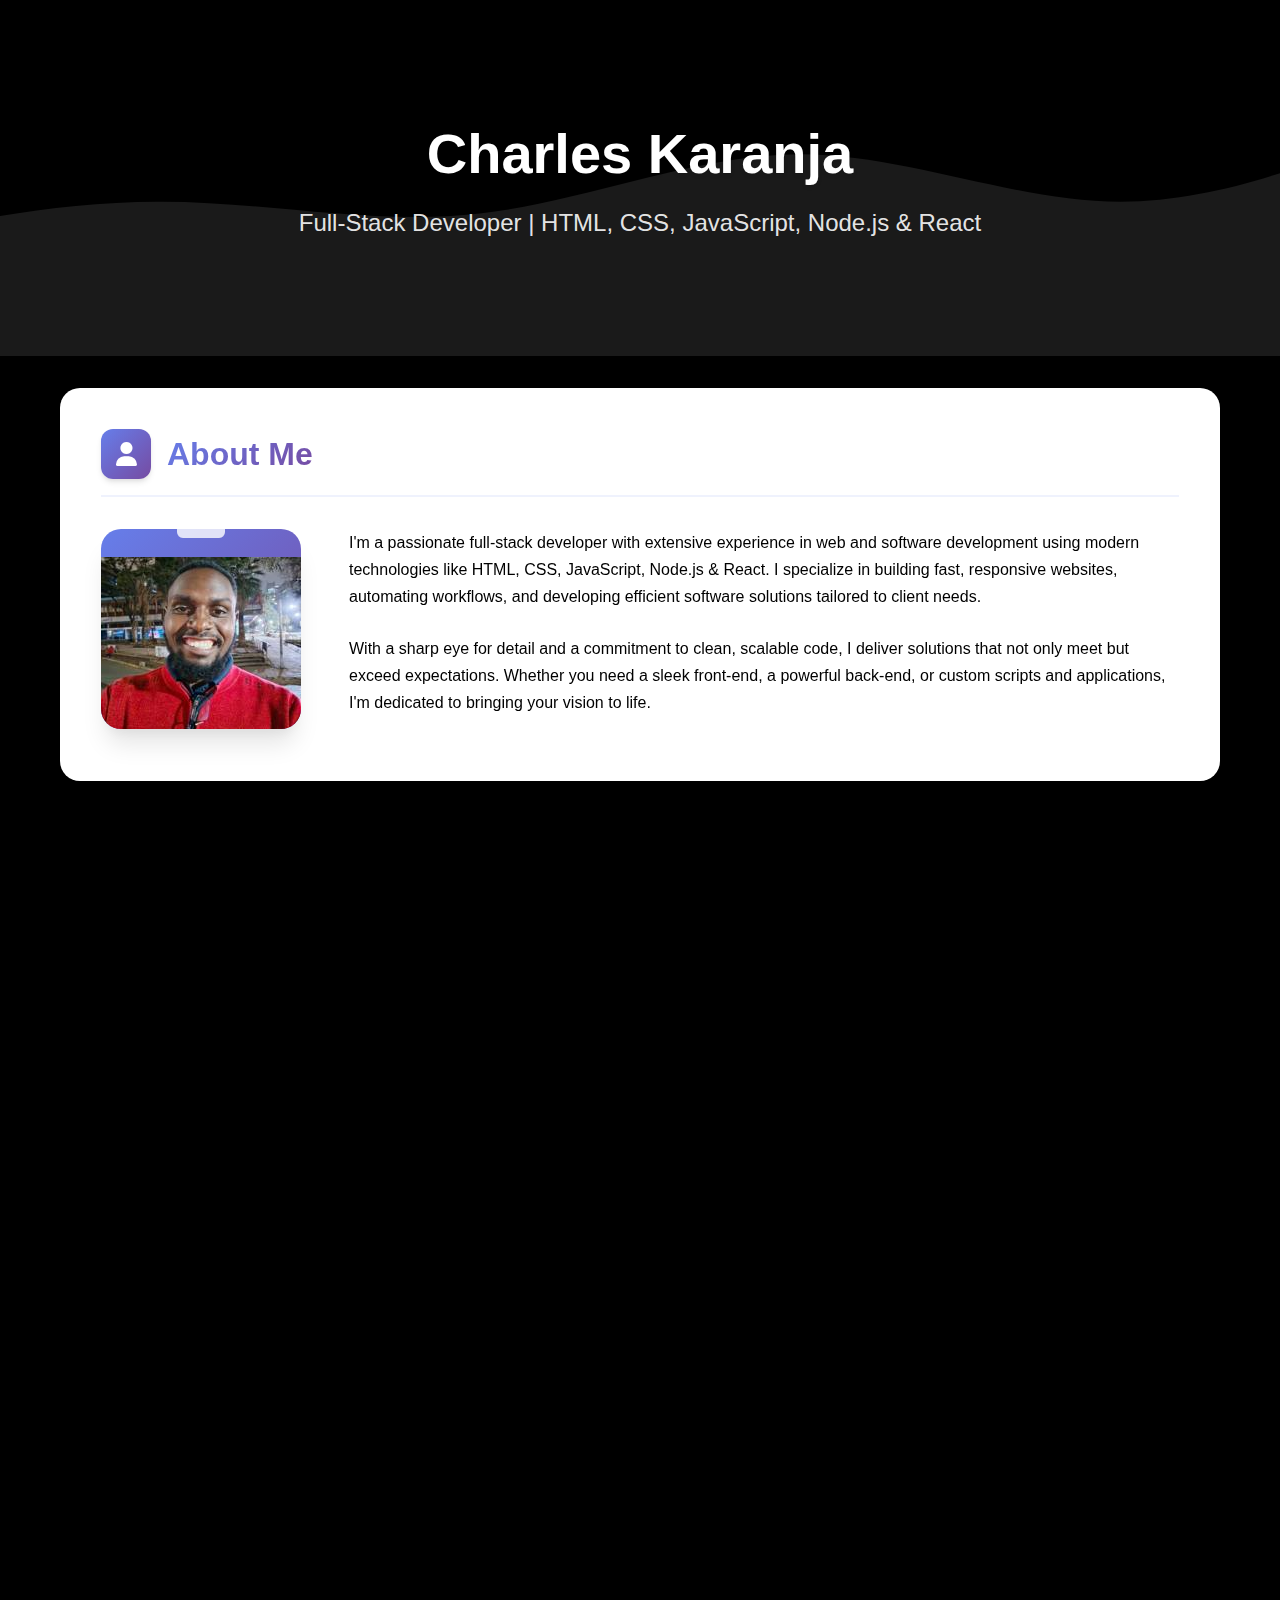
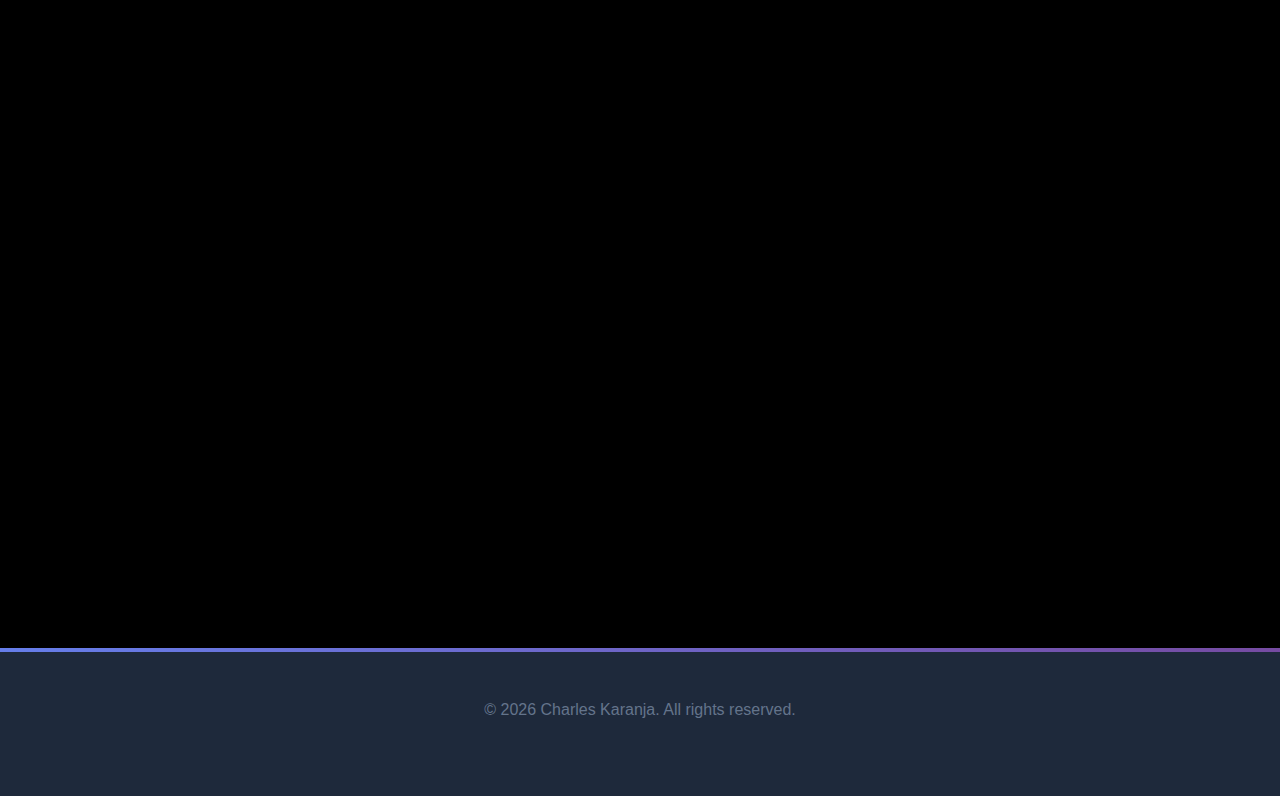
<file: index.html>
<!DOCTYPE html>
<html lang="en">
  <head>
    <meta charset="UTF-8" />
    <meta name="viewport" content="width=device-width, initial-scale=1.0" />
    <title>Charles Karanja | Full-Stack Developer</title>
    <link
      rel="stylesheet"
      href="https://cdnjs.cloudflare.com/ajax/libs/font-awesome/6.4.0/css/all.min.css"
    />
    <link rel="stylesheet" href="onetam.css" />
  </head>
  <body>
    <header>
      <div class="container">
        <h1>Charles Karanja</h1>
        <p>Full-Stack Developer | HTML, CSS, JavaScript, Node.js & React</p>
      </div>
    </header>

    <div class="container">
      <section class="card">
        <div class="card-header">
          <div class="card-icon">
            <i class="fas fa-user"></i>
          </div>
          <h2>About Me</h2>
        </div>
        <div class="about-content">
          <div class="profile-photo">
            <i class="fas fa-camera"></i>
            <span><img src="myphoto_200x200.jpg" alt="profile-photo" /></span>
          </div>
          <div class="about-text">
            <p>
              I'm a passionate full-stack developer with extensive experience in
              web and software development using modern technologies like HTML,
              CSS, JavaScript, Node.js & React. I specialize in building fast,
              responsive websites, automating workflows, and developing
              efficient software solutions tailored to client needs.
            </p>
            <p>
              With a sharp eye for detail and a commitment to clean, scalable
              code, I deliver solutions that not only meet but exceed
              expectations. Whether you need a sleek front-end, a powerful
              back-end, or custom scripts and applications, I'm dedicated to
              bringing your vision to life.
            </p>
          </div>
        </div>
      </section>

      <!-- Skills -->
      <section class="card">
        <div class="card-header">
          <div class="card-icon">
            <i class="fas fa-code"></i>
          </div>
          <h2>Skills & Technologies</h2>
        </div>
        <div class="skills">
          <div class="skill">HTML5</div>
          <div class="skill">CSS3</div>
          <div class="skill">JavaScript</div>
          <div class="skill">React</div>
          <div class="skill">Node.js</div>
          <div class="skill">Responsive Design</div>
          <div class="skill">UI/UX Design</div>
          <div class="skill">Git & GitHub</div>
          <div class="skill">REST APIs</div>
          <div class="skill">Database Design</div>
        </div>
      </section>

      <!-- Projects -->
      <section class="card">
        <div class="card-header">
          <div class="card-icon">
            <i class="fas fa-project-diagram"></i>
          </div>
          <h2>Featured Projects</h2>
        </div>
        <div class="projects-cards">
          <div class="project-card">
            <div class="project-screenshot">
              <!-- Replace with actual screenshot -->
              <div
                style="
                  display: flex;
                  align-items: center;
                  justify-content: center;
                  width: 100%;
                  height: 100%;
                "
              >
                <i
                  class="fas fa-image"
                  style="font-size: 3rem; opacity: 0.8"
                ></i>
              </div>
              <img src="bunibrands.png" alt="BuniBrands Website" />
            </div>
            <div class="project-content">
              <h3>Printing & Branding</h3>
              <p>
                buniBrands.co.ke is an interactive and responsive website for
                buniBrands (a branding & printing company). Built with
                JavaScript, CSS & HTML. Clean UX/UI.
              </p>
              <a
                href="https://codewithkaranja.github.io/BuniBrands/"
                target="_blank"
                class="project-link"
              >
                View Project <i class="fas fa-external-link-alt"></i>
              </a>
            </div>
          </div>

          <div class="project-card">
            <div class="project-screenshot">
              <div
                style="
                  display: flex;
                  align-items: center;
                  justify-content: center;
                  width: 100%;
                  height: 100%;
                "
              >
                <i
                  class="fas fa-image"
                  style="font-size: 3rem; opacity: 0.8"
                ></i>
              </div>
              <img
                src="averiquniversityscreenshot.png"
                alt="Averiq University Website"
              />
            </div>
            <div class="project-content">
              <h3>Institutional Websites</h3>
              <p>
                Averiq University's responsive website has been built with
                modern HTML, CSS & JavaScript. It features clean designs for
                optimal user experiences.
              </p>
              <a
                href="https://codewithkaranja.github.io/Averiquniversity/"
                target="_blank"
                class="project-link"
              >
                View Project <i class="fas fa-external-link-alt"></i>
              </a>
            </div>
          </div>

          <div class="project-card">
            <div class="project-screenshot">
              <div
                style="
                  display: flex;
                  align-items: center;
                  justify-content: center;
                  width: 100%;
                  height: 100%;
                "
              >
                <i
                  class="fas fa-image"
                  style="font-size: 3rem; opacity: 0.8"
                ></i>
              </div>
              <img
                src="kibellanscreenshot.png"
                alt="Kibellan Solutions Website"
              />
            </div>
            <div class="project-content">
              <h3>Online Commerce Store</h3>
              <p>
                Kibellan Universal Solutions is a complete online store with
                product listings, shopping cart functionality, and secure
                payment integration.
              </p>
              <a
                href="https://codewithkaranja.github.io/KibellanSolutions/"
                target="_blank"
                class="project-link"
              >
                View Project <i class="fas fa-external-link-alt"></i>
              </a>
            </div>
          </div>

          <div class="project-card">
            <div class="project-screenshot">
              <div
                style="
                  display: flex;
                  align-items: center;
                  justify-content: center;
                  width: 100%;
                  height: 100%;
                "
              >
                <i
                  class="fas fa-image"
                  style="font-size: 3rem; opacity: 0.8"
                ></i>
              </div>
              <img src="mpesadashboardscreenshot.png" alt="M-Pesa Server" />
            </div>
            <div class="project-content">
              <h3>E-Pay Platform</h3>
              <p>
                Custom payment system that automates business and institutional
                payments with secure transaction processing.
              </p>
              <a
                href="https://codewithkaranja.github.io/mpesa-server/"
                target="_blank"
                class="project-link"
              >
                View Project <i class="fas fa-external-link-alt"></i>
              </a>
            </div>
          </div>

          <div class="project-card">
            <div class="project-screenshot">
              <div
                style="
                  display: flex;
                  align-items: center;
                  justify-content: center;
                  width: 100%;
                  height: 100%;
                "
              >
                <i
                  class="fas fa-image"
                  style="font-size: 3rem; opacity: 0.8"
                ></i>
              </div>
              <img src="engineer kelvin.png" alt="Engineer Kelvin Website" />
            </div>
            <div class="project-content">
              <h3>Personal Profile</h3>
              <p>
                A sleek, modern personal website for a construction engineer
                with portfolio showcase and contact features.
              </p>
              <a
                href="https://codewithkaranja.github.io/Eng.Kelvin/"
                target="_blank"
                class="project-link"
              >
                View Project <i class="fas fa-external-link-alt"></i>
              </a>
            </div>
          </div>

          <div class="project-card">
            <div class="project-screenshot">
              <div
                style="
                  display: flex;
                  align-items: center;
                  justify-content: center;
                  width: 100%;
                  height: 100%;
                "
              >
                <i
                  class="fas fa-image"
                  style="font-size: 3rem; opacity: 0.8"
                ></i>
              </div>
              <img src="greenhubscreenshot.png" alt="GreenHub Resort Website" />
            </div>
            <div class="project-content">
              <h3>Hospitality Industry</h3>
              <p>
                Professional website for a luxury hotel in Kenya, featuring
                booking functionality and immersive visuals.
              </p>
              <a
                href="https://codewithkaranja.github.io/GreenHubResort/"
                target="_blank"
                class="project-link"
              >
                View Project <i class="fas fa-external-link-alt"></i>
              </a>
            </div>
          </div>

          <div class="project-card">
            <div class="project-screenshot">
              <div
                style="
                  display: flex;
                  align-items: center;
                  justify-content: center;
                  width: 100%;
                  height: 100%;
                "
              >
                <i
                  class="fas fa-image"
                  style="font-size: 3rem; opacity: 0.8"
                ></i>
              </div>
              <img src="HMISscreenshot.png" alt="Lunar Cancer Center Website" />
            </div>
            <div class="project-content">
              <h3>HMIS</h3>
              <p>
                An Integrated Healthcare Management System for a cancer care
                facility with patient management and scheduling.
              </p>
              <a
                href="https://codewithkaranja.github.io/LunarCancerCenter/"
                target="_blank"
                class="project-link"
              >
                View Project <i class="fas fa-external-link-alt"></i>
              </a>
            </div>
          </div>

          <div class="project-card">
            <div class="project-screenshot">
              <div
                style="
                  display: flex;
                  align-items: center;
                  justify-content: center;
                  width: 100%;
                  height: 100%;
                "
              >
                <i
                  class="fas fa-image"
                  style="font-size: 3rem; opacity: 0.8"
                ></i>
              </div>
              <img src="studyGladescreenshot.png" alt="StudyGlade Website" />
            </div>
            <div class="project-content">
              <h3>E-Learning Platform</h3>
              <p>
                StudyGlade is an e-Learning platform where students can access
                courses, post assignments, get tutors to guide them through
                hence able to track their learning progress.
              </p>
              <a
                href="https://codewithkaranja.github.io/StudyGlade.com/"
                target="_blank"
                class="project-link"
              >
                View Project <i class="fas fa-external-link-alt"></i>
              </a>
            </div>
          </div>
        </div>
      </section>

      <!-- Contact -->
      <section class="card contact">
        <div class="card-header">
          <div class="card-icon">
            <i class="fas fa-envelope"></i>
          </div>
          <h2>Get In Touch</h2>
        </div>
        <p>
          I'm currently available for freelance work and full-time
          opportunities.
        </p>
        <div class="contact-info">
          <div class="contact-item">
            <p><strong>Email:</strong></p>
            <a href="mailto:codewithkaranja@gmail.com">
              <i class="fas fa-envelope"></i> codewithkaranja@gmail.com
            </a>
          </div>
          <div class="contact-item">
            <p><strong>Phone:</strong></p>
            <a href="tel:+254723562484">
              <i class="fas fa-phone"></i> +254 723 562 484
            </a>
          </div>
          <div class="contact-item">
            <p><strong>GitHub:</strong></p>
            <a href="https://github.com/codewithkaranja" target="_blank">
              <i class="fab fa-github"></i> github.com/codewithkaranja
            </a>
          </div>
        </div>
      </section>
    </div>

    <footer>
      <div class="container">
        <p>&copy; 2025 Charles Karanja. All rights reserved.</p>
      </div>
    </footer>

    <script src="onetam.js"></script>
  </body>
</html>
</file>
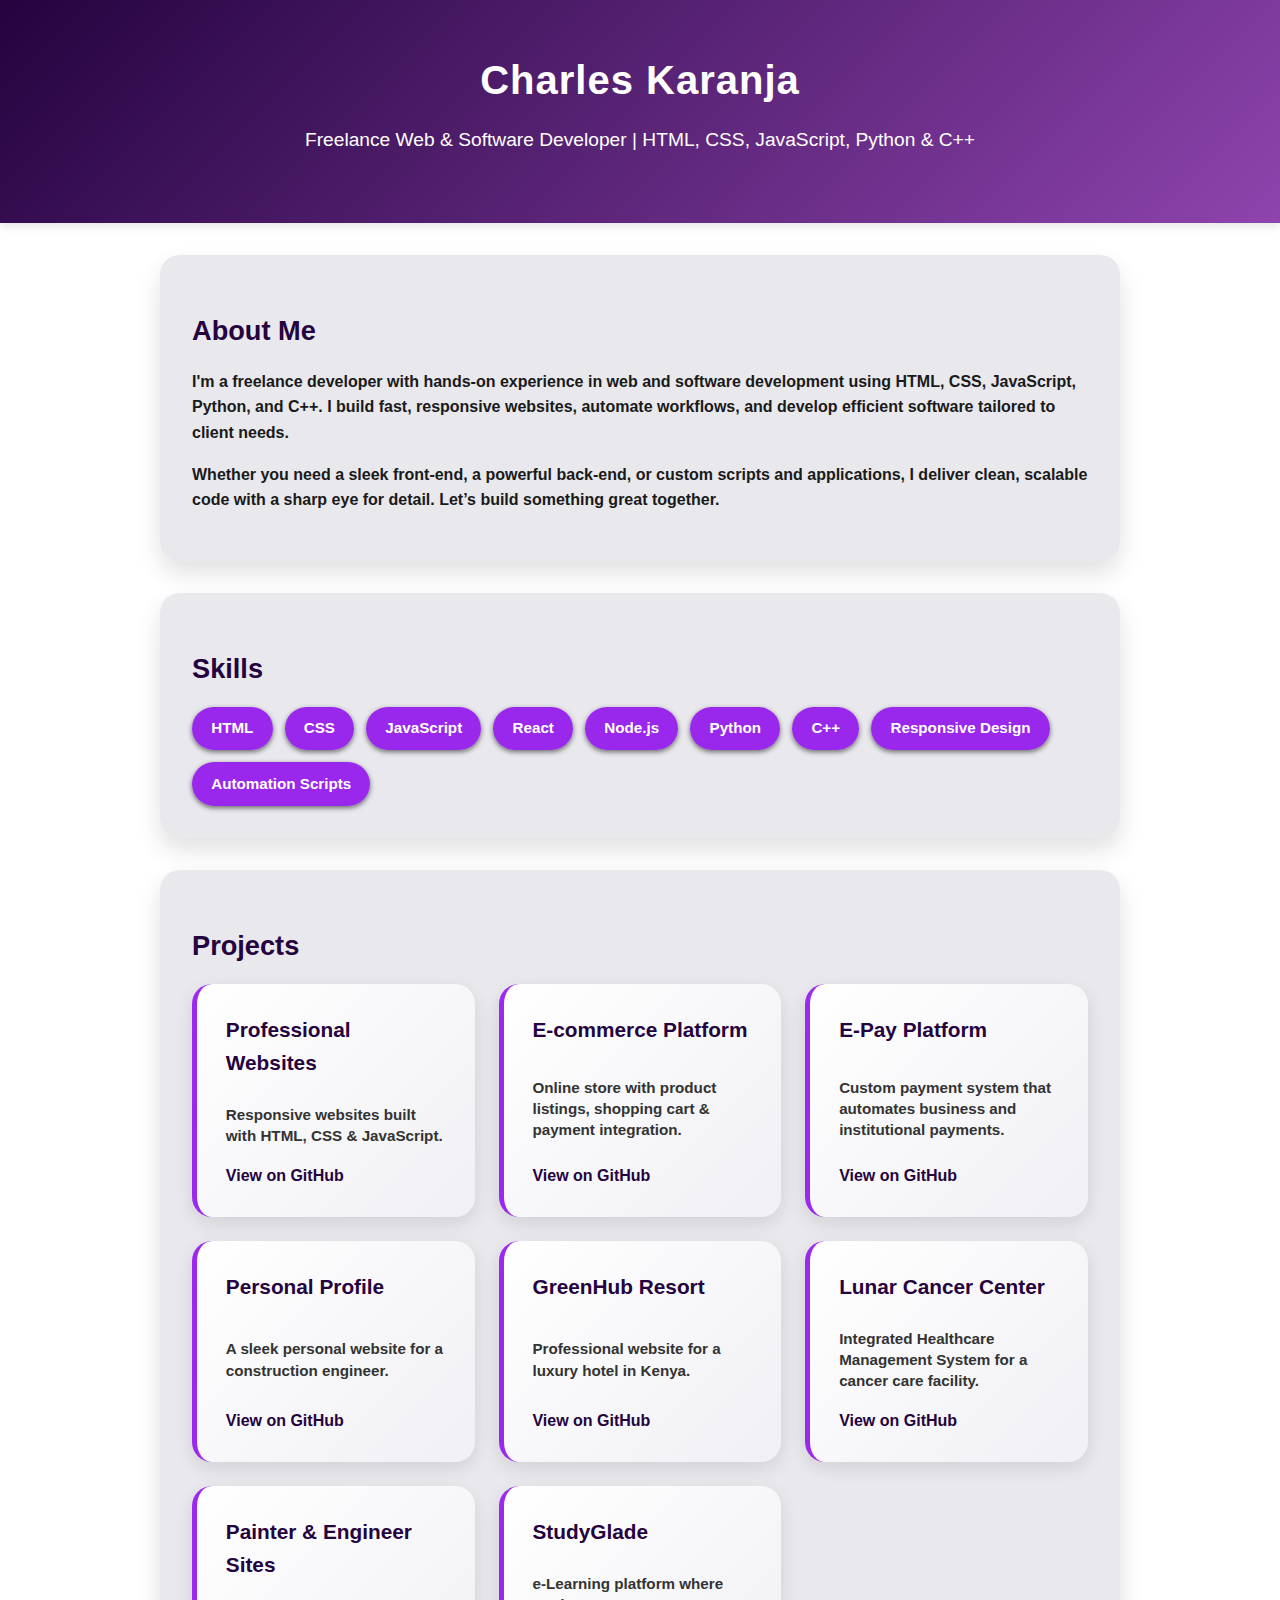
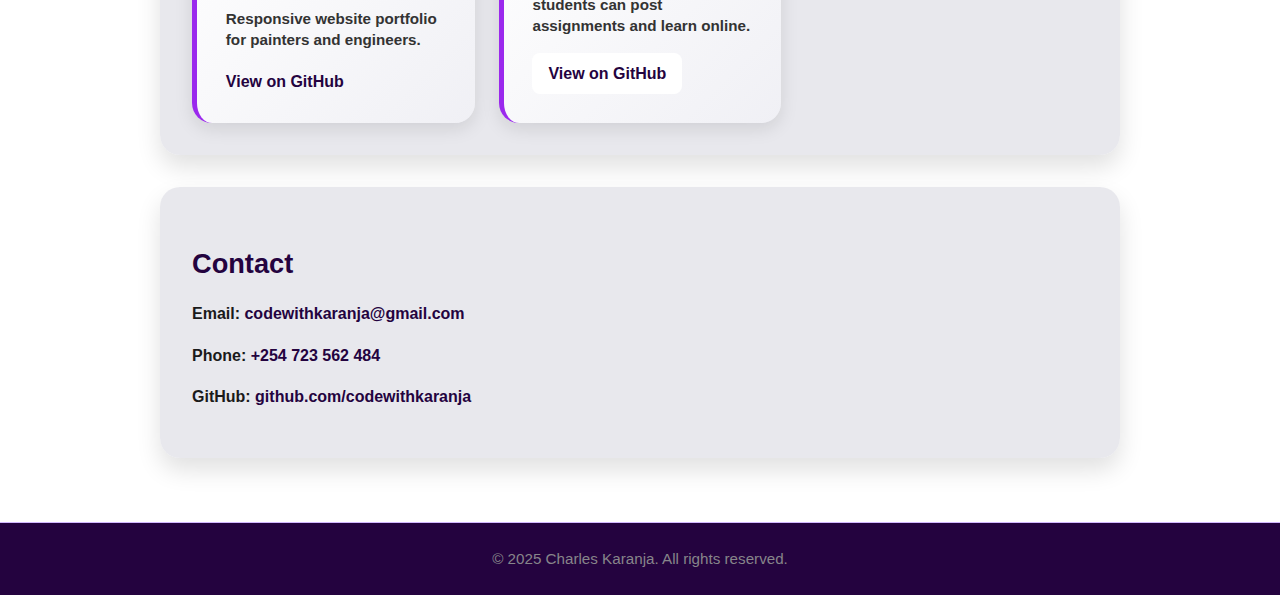
<file: oneterm.html>
<!DOCTYPE html>
<html lang="en">
  <head>
    <meta charset="UTF-8" />
    <meta name="viewport" content="width=device-width, initial-scale=1.0" />
    <title>Charles Karanja | Freelance Developer</title>
    <link rel="stylesheet" href="style.css" />
  </head>
  <body>
    <header>
      <h1>Charles Karanja</h1>
      <p>
        Freelance Web & Software Developer | HTML, CSS, JavaScript, Python & C++
      </p>
    </header>

    <div class="container">
      <!-- About Me -->
      <section class="card">
        <h2>About Me</h2>
        <p>
          I'm a freelance developer with hands-on experience in web and software
          development using HTML, CSS, JavaScript, Python, and C++. I build
          fast, responsive websites, automate workflows, and develop efficient
          software tailored to client needs.
        </p>
        <p>
          Whether you need a sleek front-end, a powerful back-end, or custom
          scripts and applications, I deliver clean, scalable code with a sharp
          eye for detail. Let’s build something great together.
        </p>
      </section>

      <!-- Skills -->
      <section class="card">
        <h2>Skills</h2>
        <div class="skills">
          <div class="skill">HTML</div>
          <div class="skill">CSS</div>
          <div class="skill">JavaScript</div>
          <div class="skill">React</div>
          <div class="skill">Node.js</div>
          <div class="skill">Python</div>
          <div class="skill">C++</div>
          <div class="skill">Responsive Design</div>
          <div class="skill">Automation Scripts</div>
        </div>
      </section>

      <!-- Projects -->
      <section class="card">
        <h2>Projects</h2>
        <div class="projects-cards">
          <div class="project-card">
            <h3>Professional Websites</h3>
            <p>Responsive websites built with HTML, CSS & JavaScript.</p>
            <a
              href="https://codewithkaranja.github.io/Averiquniversity/"
              target="_blank"
              >View on GitHub</a
            >
          </div>

          <div class="project-card">
            <h3>E-commerce Platform</h3>
            <p>
              Online store with product listings, shopping cart & payment
              integration.
            </p>
            <a
              href="https://codewithkaranja.github.io/KibellanSolutions/"
              target="_blank"
              >View on GitHub</a
            >
          </div>

          <div class="project-card">
            <h3>E-Pay Platform</h3>
            <p>
              Custom payment system that automates business and institutional
              payments.
            </p>
            <a
              href="https://codewithkaranja.github.io/mpesa-server/"
              target="_blank"
              >View on GitHub</a
            >
          </div>

          <div class="project-card">
            <h3>Personal Profile</h3>
            <p>A sleek personal website for a construction engineer.</p>
            <a
              href="https://codewithkaranja.github.io/Eng.Kelvin/"
              target="_blank"
              >View on GitHub</a
            >
          </div>

          <div class="project-card">
            <h3>GreenHub Resort</h3>
            <p>Professional website for a luxury hotel in Kenya.</p>
            <a
              href="https://codewithkaranja.github.io/GreenHubResort/"
              target="_blank"
              >View on GitHub</a
            >
          </div>

          <div class="project-card">
            <h3>Lunar Cancer Center</h3>
            <p>
              Integrated Healthcare Management System for a cancer care
              facility.
            </p>
            <a
              href="https://codewithkaranja.github.io/LunarCancerCenter/"
              target="_blank"
              >View on GitHub</a
            >
          </div>

          <div class="project-card">
            <h3>Painter & Engineer Sites</h3>
            <p>Responsive website portfolio for painters and engineers.</p>
            <a
              href="https://codewithkaranja.github.io/PaintwithJose/"
              target="_blank"
              >View on GitHub</a
            >
          </div>

          <div class="project-card">
            <h3>StudyGlade</h3>
            <p>
              e-Learning platform where students can post assignments and learn
              online.
            </p>
            <a
              href="https://codewithkaranja.github.io/StudyGlade.com/"
              target="_blank"
              class="project-link"
            >
              View on GitHub
            </a>
          </div>
        </div>
      </section>

      <!-- Contact -->
      <section class="card contact">
        <h2>Contact</h2>
        <p>
          Email:
          <a href="mailto:codewithkaranja@gmail.com" target="_blank"
            >codewithkaranja@gmail.com</a
          >
        </p>
        <p>Phone: <a href="tel:+254723562484">+254 723 562 484</a></p>
        <p>
          GitHub:
          <a href="https://github.com/codewithkaranja" target="_blank"
            >github.com/codewithkaranja</a
          >
        </p>
      </section>
    </div>

    <footer>&copy; 2025 Charles Karanja. All rights reserved.</footer>
  </body>
</html>
</file>
<file: style.css>
:root {
  --main-color: #24033f; /* Deep Purple */
  --accent-color: #8c08ebdc; /* Soft Lavender */
  --text-color: #1a1a1a;
  --bg-color: #f4f0fa;
  --card-bg: rgba(226, 226, 233, 0.8);
}

/* Global Styles */
body {
  font-family: 'Segoe UI', sans-serif;
  margin: 0;
  padding: 0;
  background: url(https://thefsforum.co.uk/wp-content/uploads/2020/01/iStock-1022887944-cropped.jpg) no-repeat center center fixed;
  background-size: cover;
  color: var(--text-color);
  line-height: 1.6;
}

header {
  background: linear-gradient(135deg, var(--main-color), #8e44ad);
  color: white;
  text-align: center;
  padding: 3rem 1rem;
  box-shadow: 0 4px 8px rgba(20, 20, 20, 0.1);
}

header h1 {
  margin: 0;
  font-size: 2.5rem;
  letter-spacing: 1px;
}

header p {
  font-size: 1.2rem;
  margin-top: 0.8rem;
}

.container {
  max-width: 960px;
  margin: auto;
  padding: 2rem 1rem;
}

/* Card Styling */
.card {
  background: var(--card-bg);
  border-radius: 20px;
  box-shadow: 0 12px 24px rgba(0, 0, 0, 0.12);
  padding: 2rem;
  margin-bottom: 2rem;
  transition: transform 0.3s ease, box-shadow 0.3s ease;
  font-weight: 600;
}

.card:hover {
  transform: translateY(-6px);
  box-shadow: 0 16px 32px rgba(0,0,0,0.2);
}

h2 {
  color: var(--main-color);
  font-size: 1.7rem;
  margin-bottom: 1rem;
}

/* Skills */
.skills {
  display: flex;
  flex-wrap: wrap;
  gap: 0.75rem;
}

.skill {
  background: var(--accent-color);
  color: white;
  padding: 0.6rem 1.2rem;
  border-radius: 25px;
  font-size: 0.95rem;
  box-shadow: 0 2px 5px rgba(23, 23, 23, 0.6);
}

/* Projects Cards */
.projects-cards {
  display: grid;
  grid-template-columns: repeat(auto-fit, minmax(250px, 1fr));
  gap: 1.5rem;
  margin-top: 1rem;
}

.project-card {
  background: linear-gradient(135deg, #ffffff, #f0f0f5);
  border-radius: 20px;
  padding: 1.8rem;
  box-shadow: 0 6px 18px rgba(0,0,0,0.1);
  border-left: 5px solid var(--accent-color);
  transition: transform 0.3s ease, box-shadow 0.3s ease;
  display: flex;
  flex-direction: column;
  justify-content: space-between;
}

.project-card:hover {
  transform: translateY(-8px);
  box-shadow: 0 18px 28px rgba(0,0,0,0.25);
}

.project-card h3 {
  margin-top: 0;
  margin-bottom: 0.6rem;
  color: var(--main-color);
  font-size: 1.3rem;
}

.project-card p {
  font-size: 0.95rem;
  margin-bottom: 1rem;
  color: #333;
  line-height: 1.4;
}

/* Tech Badge */
.project-card .tech-badges {
  display: flex;
  flex-wrap: wrap;
  gap: 0.5rem;
}

.project-card .tech-badge {
  background: var(--accent-color);
  color: white;
  padding: 0.3rem 0.7rem;
  border-radius: 15px;
  font-size: 0.75rem;
  font-weight: 600;
}

/* Project link */
.project-card a {
  color: var(--main-color);
  font-weight: bold;
  text-decoration: none;
  align-self: flex-start;
  transition: color 0.2s ease;
}

.project-card a:hover {
  color: var(--accent-color);
  text-decoration: underline;
}
.project-link {
  display: inline-block;
  background: white;
  color: purple;
  padding: 0.5rem 1rem;
  border-radius: 8px;
  font-weight: bold;
  text-decoration: none;
  transition: transform 0.2s ease, background 0.2s ease;
}

.project-link:hover {
  background: #6a00c8; /* darker accent on hover */
  transform: translateY(-2px);
}


/* Contact */
.contact a {
  color: var(--main-color);
  text-decoration: none;
  font-weight: bold;
}

.contact a:hover {
  text-decoration: underline;
}

/* Footer */
footer {
  background-color: var(--main-color);
  text-align: center;
  padding: 1.5rem 1rem;
  font-size: 0.95rem;
  color: #87858a;
  border-top: 1px solid #d2b8ff;
}

/* Responsive */
@media (max-width: 600px) {
  header h1 {
    font-size: 2rem;
  }

  .skill {
    font-size: 0.85rem;
  }

  .projects-cards {
    grid-template-columns: 1fr;
  }
}
</file>
<file: onetam.css>
/* Reset and Base Styles */
      * {
        margin: 0;
        padding: 0;
        box-sizing: border-box;
      }

      :root {
        --primary: #2563eb;
        --primary-dark: #1d4ed8;
        --secondary: #64748b;
        --dark: #1e293b;
        --light: #f8fafc;
        --accent: #f59e0b;
        --gradient: linear-gradient(135deg, #667eea 0%, #764ba2 100%);
        --gradient-2: linear-gradient(135deg, #4facfe 0%, #00f2fe 100%);
        --gradient-3: linear-gradient(135deg, #43e97b 0%, #38f9d7 100%);
        --shadow: 0 4px 6px -1px rgba(0, 0, 0, 0.1),
          0 2px 4px -1px rgba(0, 0, 0, 0.06);
        --shadow-md: 0 10px 15px -3px rgba(0, 0, 0, 0.1),
          0 4px 6px -2px rgba(0, 0, 0, 0.05);
        --shadow-lg: 0 20px 25px -5px rgba(0, 0, 0, 0.1),
          0 10px 10px -5px rgba(0, 0, 0, 0.04);
        --shadow-xl: 0 25px 50px -12px rgba(0, 0, 0, 0.25);
        --transition: all 0.3s cubic-bezier(0.4, 0, 0.2, 1);
      }

      html {
        scroll-behavior: smooth;
      }

      body {
        font-family: "Inter", -apple-system, BlinkMacSystemFont, "Segoe UI",
          Roboto, Oxygen, Ubuntu, Cantarell, sans-serif;
        line-height: 1.6;
        color: var(--dark);
        background: linear-gradient(135deg, #000000 0%, #000000 100%);
        min-height: 100vh;
      }

      .container {
        max-width: 1200px;
        margin: 0 auto;
        padding: 0 20px;
      }

      /* Header */
      header {
        text-align: center;
        padding: 120px 0 80px;
        background: black;
        color: white;
        position: relative;
        overflow: hidden;
        margin-bottom: 2rem;
      }

      header::before {
        content: "";
        position: absolute;
        top: 0;
        left: 0;
        width: 100%;
        height: 100%;
        background: url('data:image/svg+xml,<svg xmlns="http://www.w3.org/2000/svg" viewBox="0 0 1440 320"><path fill="%23ffffff" fill-opacity="0.1" d="M0,224L48,213.3C96,203,192,181,288,181.3C384,181,480,203,576,192C672,181,768,139,864,138.7C960,139,1056,181,1152,181.3C1248,181,1344,139,1392,117.3L1440,96L1440,320L1392,320C1344,320,1248,320,1152,320C1056,320,960,320,864,320C768,320,672,320,576,320C480,320,384,320,288,320C192,320,96,320,48,320L0,320Z"></path></svg>');
        background-size: cover;
        background-position: center;
      }

      header h1 {
        font-size: 3.5rem;
        margin-bottom: 1rem;
        position: relative;
        z-index: 1;
        font-weight: 800;
        text-shadow: 0 2px 4px rgba(0, 0, 0, 0.1);
      }

      header p {
        font-size: 1.5rem;
        margin-bottom: 2rem;
        color: rgba(255, 255, 255, 0.9);
        position: relative;
        z-index: 1;
        font-weight: 500;
      }

      /* Enhanced Cards */
      .card {
        background: white;
        border-radius: 20px;
        padding: 2.5rem;
        box-shadow: var(--shadow-md);
        transition: var(--transition);
        border: 1px solid rgba(255, 255, 255, 0.2);
        margin-bottom: 2.5rem;
        position: relative;
        overflow: hidden;
        backdrop-filter: blur(10px);
      }

      .card::before {
        content: "";
        position: absolute;
        top: 0;
        left: 0;
        width: 100%;
        height: 100%;
        background: linear-gradient(
          135deg,
          rgba(255, 255, 255, 0.1) 0%,
          rgba(255, 255, 255, 0) 100%
        );
        opacity: 0;
        transition: var(--transition);
      }

      .card::after {
        content: "";
        position: absolute;
        top: 0;
        left: -100%;
        width: 100%;
        height: 100%;
        background: linear-gradient(
          90deg,
          transparent,
          rgba(7, 0, 0, 0.4),
          transparent
        );
        transition: var(--transition);
      }

      .card:hover {
        transform: translateY(-8px) scale(1.02);
        box-shadow: var(--shadow-xl);
      }

      .card:hover::before {
        opacity: 1;
      }

      .card:hover::after {
        left: 100%;
      }

      /* Card Header Styles */
      .card-header {
        display: flex;
        align-items: center;
        gap: 1rem;
        margin-bottom: 2rem;
        padding-bottom: 1rem;
        border-bottom: 2px solid rgba(102, 126, 234, 0.1);
      }

      .card-icon {
        width: 50px;
        height: 50px;
        background: var(--gradient);
        border-radius: 12px;
        display: flex;
        align-items: center;
        justify-content: center;
        color: white;
        font-size: 1.5rem;
        box-shadow: var(--shadow);
      }

      /* Typography */
      h1,
      h2,
      h3,
      h4 {
        font-weight: 700;
        line-height: 1.2;
        margin-bottom: 1rem;
      }

      h2 {
        font-size: 2.5rem;
        margin-bottom: 2rem;
        position: relative;
        display: inline-block;
        background: var(--gradient);
        -webkit-background-clip: text;
        background-clip: text;
        color: transparent;
      }

      .card h2 {
        margin-bottom: 0;
        font-size: 2rem;
      }

      h3 {
        font-size: 1.5rem;
        color: var(--dark);
        margin-bottom: 1rem;
      }

      p {
        margin-bottom: 1.5rem;
        color: var(--secondary);
        line-height: 1.7;
      }

      /* Skills */
      .skills {
        display: flex;
        flex-wrap: wrap;
        gap: 1rem;
        margin-top: 1.5rem;
      }

      .skill {
        padding: 12px 24px;
        background: var(--gradient);
        color: white;
        border-radius: 50px;
        font-weight: 600;
        transition: var(--transition);
        box-shadow: var(--shadow);
        position: relative;
        overflow: hidden;
        border: 2px solid transparent;
      }

      .skill::before {
        content: "";
        position: absolute;
        top: 0;
        left: -100%;
        width: 100%;
        height: 100%;
        background: linear-gradient(
          90deg,
          transparent,
          rgba(255, 255, 255, 0.3),
          transparent
        );
        transition: var(--transition);
      }

      .skill:hover {
        transform: translateY(-3px) scale(1.05);
        box-shadow: var(--shadow-lg);
        border-color: rgba(255, 255, 255, 0.5);
      }

      .skill:hover::before {
        left: 100%;
      }

      /* Enhanced Projects Grid with Screenshots */
      .projects-cards {
        display: grid;
        grid-template-columns: repeat(auto-fill, minmax(380px, 1fr));
        gap: 2.5rem;
        margin-top: 2rem;
      }

      .project-card {
        background: white;
        border-radius: 16px;
        overflow: hidden;
        box-shadow: var(--shadow-md);
        transition: var(--transition);
        border: 1px solid rgba(255, 255, 255, 0.2);
        display: flex;
        flex-direction: column;
        height: 100%;
        position: relative;
        backdrop-filter: blur(10px);
      }

      .project-card::before {
        content: "";
        position: absolute;
        top: 0;
        left: 0;
        width: 100%;
        height: 4px;
        background: var(--gradient);
        transform: scaleX(0);
        transform-origin: left;
        transition: var(--transition);
      }

      .project-card::after {
        content: "";
        position: absolute;
        top: 0;
        left: 0;
        width: 100%;
        height: 100%;
        background: linear-gradient(
          135deg,
          rgba(102, 126, 234, 0.05) 0%,
          rgba(118, 75, 162, 0.05) 100%
        );
        opacity: 0;
        transition: var(--transition);
      }

      .project-card:hover {
        transform: translateY(-8px) scale(1.02);
        box-shadow: var(--shadow-xl);
      }

      .project-card:hover::before {
        transform: scaleX(1);
      }

      .project-card:hover::after {
        opacity: 1;
      }

      /* Project Screenshot Styles */
      .project-screenshot {
        width: 100%;
        height: 220px;
        background: black;
        position: relative;
        overflow: hidden;
        display: flex;
        align-items: center;
        justify-content: center;
        color: white;
        font-weight: 600;
      }

      .project-screenshot::before {
        content: "";
        position: absolute;
        top: 0;
        left: 0;
        width: 100%;
        height: 100%;
        background: url('data:image/svg+xml,<svg xmlns="http://www.w3.org/2000/svg" viewBox="0 0 100 100" preserveAspectRatio="none"><path d="M0,0 L100,0 L100,100 Z" fill="%23ffffff" fill-opacity="0.1"/></svg>');
        background-size: cover;
      }

      .project-screenshot img {
        width: 100%;
        height: 100%;
        object-fit: cover;
        transition: var(--transition);
      }

      .project-card:hover .project-screenshot img {
        transform: scale(1.05);
      }

      .project-content {
        padding: 2rem;
        flex-grow: 1;
        display: flex;
        flex-direction: column;
      }

      .project-card h3 {
        font-size: 1.4rem;
        margin-bottom: 1rem;
        color: var(--primary);
        position: relative;
        z-index: 1;
      }

      .project-card p {
        flex-grow: 1;
        margin-bottom: 1.5rem;
        color: black;
        line-height: 1.6;
        position: relative;
        z-index: 1;
      }

      .project-link {
        display: inline-flex;
        align-items: center;
        gap: 10px;
        color: var(--primary);
        text-decoration: none;
        font-weight: 600;
        transition: var(--transition);
        margin-top: auto;
        padding: 12px 20px;
        background: rgba(102, 126, 234, 0.1);
        border-radius: 10px;
        position: relative;
        z-index: 1;
        border: 2px solid transparent;
      }

      .project-link:hover {
        color: white;
        background: var(--gradient);
        transform: translateX(5px);
        box-shadow: var(--shadow);
        border-color: rgba(255, 255, 255, 0.2);
      }

      /* Contact Section */
      .contact {
        text-align: center;
      }

      .contact-info {
        display: grid;
        grid-template-columns: repeat(auto-fit, minmax(250px, 1fr));
        gap: 2rem;
        margin-top: 2rem;
      }

      .contact-item {
        padding: 1.5rem;
        background: rgba(102, 126, 234, 0.05);
        border-radius: 12px;
        transition: var(--transition);
        border: 1px solid rgba(102, 126, 234, 0.1);
      }

      .contact-item:hover {
        transform: translateY(-5px);
        background: rgba(102, 126, 234, 0.1);
        box-shadow: var(--shadow-md);
      }

      .contact a {
        color: var(--primary);
        text-decoration: none;
        transition: var(--transition);
        font-weight: 600;
        display: inline-flex;
        align-items: center;
        gap: 8px;
      }

      .contact a:hover {
        color: var(--primary-dark);
        transform: translateX(3px);
      }

      /* Footer */
      footer {
        background: var(--dark);
        color: white;
        text-align: center;
        padding: 3rem 0;
        margin-top: 4rem;
        position: relative;
      }

      footer::before {
        content: "";
        position: absolute;
        top: 0;
        left: 0;
        width: 100%;
        height: 4px;
        background: var(--gradient);
      }

      /* Animations */
      @keyframes fadeInUp {
        from {
          opacity: 0;
          transform: translateY(30px);
        }
        to {
          opacity: 1;
          transform: translateY(0);
        }
      }

      .fade-in {
        opacity: 0;
        transform: translateY(30px);
        transition: opacity 0.6s ease, transform 0.6s ease;
      }

      .fade-in.visible {
        opacity: 1;
        transform: translateY(0);
      }

      /* Responsive Design */
      @media (max-width: 768px) {
        header h1 {
          font-size: 2.5rem;
        }

        header p {
          font-size: 1.2rem;
        }

        h2 {
          font-size: 2rem;
        }

        .projects-cards {
          grid-template-columns: 1fr;
        }

        .card {
          padding: 2rem;
          margin-bottom: 2rem;
        }

        .card-header {
          flex-direction: column;
          text-align: center;
          gap: 1rem;
        }

        .contact-info {
          grid-template-columns: 1fr;
        }

        .project-screenshot {
          height: 180px;
        }
      }

      @media (max-width: 480px) {
        .container {
          padding: 0 15px;
        }

        .card {
          padding: 1.5rem;
        }

        .project-content {
          padding: 1.5rem;
        }

        header {
          padding: 80px 0 60px;
        }

        .project-screenshot {
          height: 150px;
        }
      }

      /* About Me Section with Photo */
      .about-content {
        display: grid;
        grid-template-columns: 200px 1fr;
        gap: 3rem;
        align-items: start;
      }

      .profile-photo {
        width: 200px;
        height: 200px;
        border-radius: 20px;
        background: var(--gradient);
        display: flex;
        flex-direction: column;
        align-items: center;
        justify-content: center;
        color: white;
        font-weight: 600;
        box-shadow: var(--shadow-lg);
        position: relative;
        overflow: hidden;
        transition: var(--transition);
      }

      .profile-photo:hover {
        transform: scale(1.05);
        box-shadow: var(--shadow-xl);
      }

      .profile-photo i {
        font-size: 3rem;
        margin-bottom: 1rem;
        opacity: 0.8;
      }

      .profile-photo span {
        font-size: 0.9rem;
        text-align: center;
        padding: 0 1rem;
      }

      .about-text {
        flex: 1;
      }

      .about-text p {
        margin-bottom: 1.5rem;
        line-height: 1.7;
        color:black;
      }

      /* Responsive Design for About Section */
      @media (max-width: 768px) {
        .about-content {
          grid-template-columns: 1fr;
          gap: 2rem;
          text-align: center;
        }

        .profile-photo {
          margin: 0 auto;
          width: 180px;
          height: 180px;
        }
      }

      @media (max-width: 480px) {
        .profile-photo {
          width: 150px;
          height: 150px;
        }

        .profile-photo i {
          font-size: 2.5rem;
        }
      }
</file>
